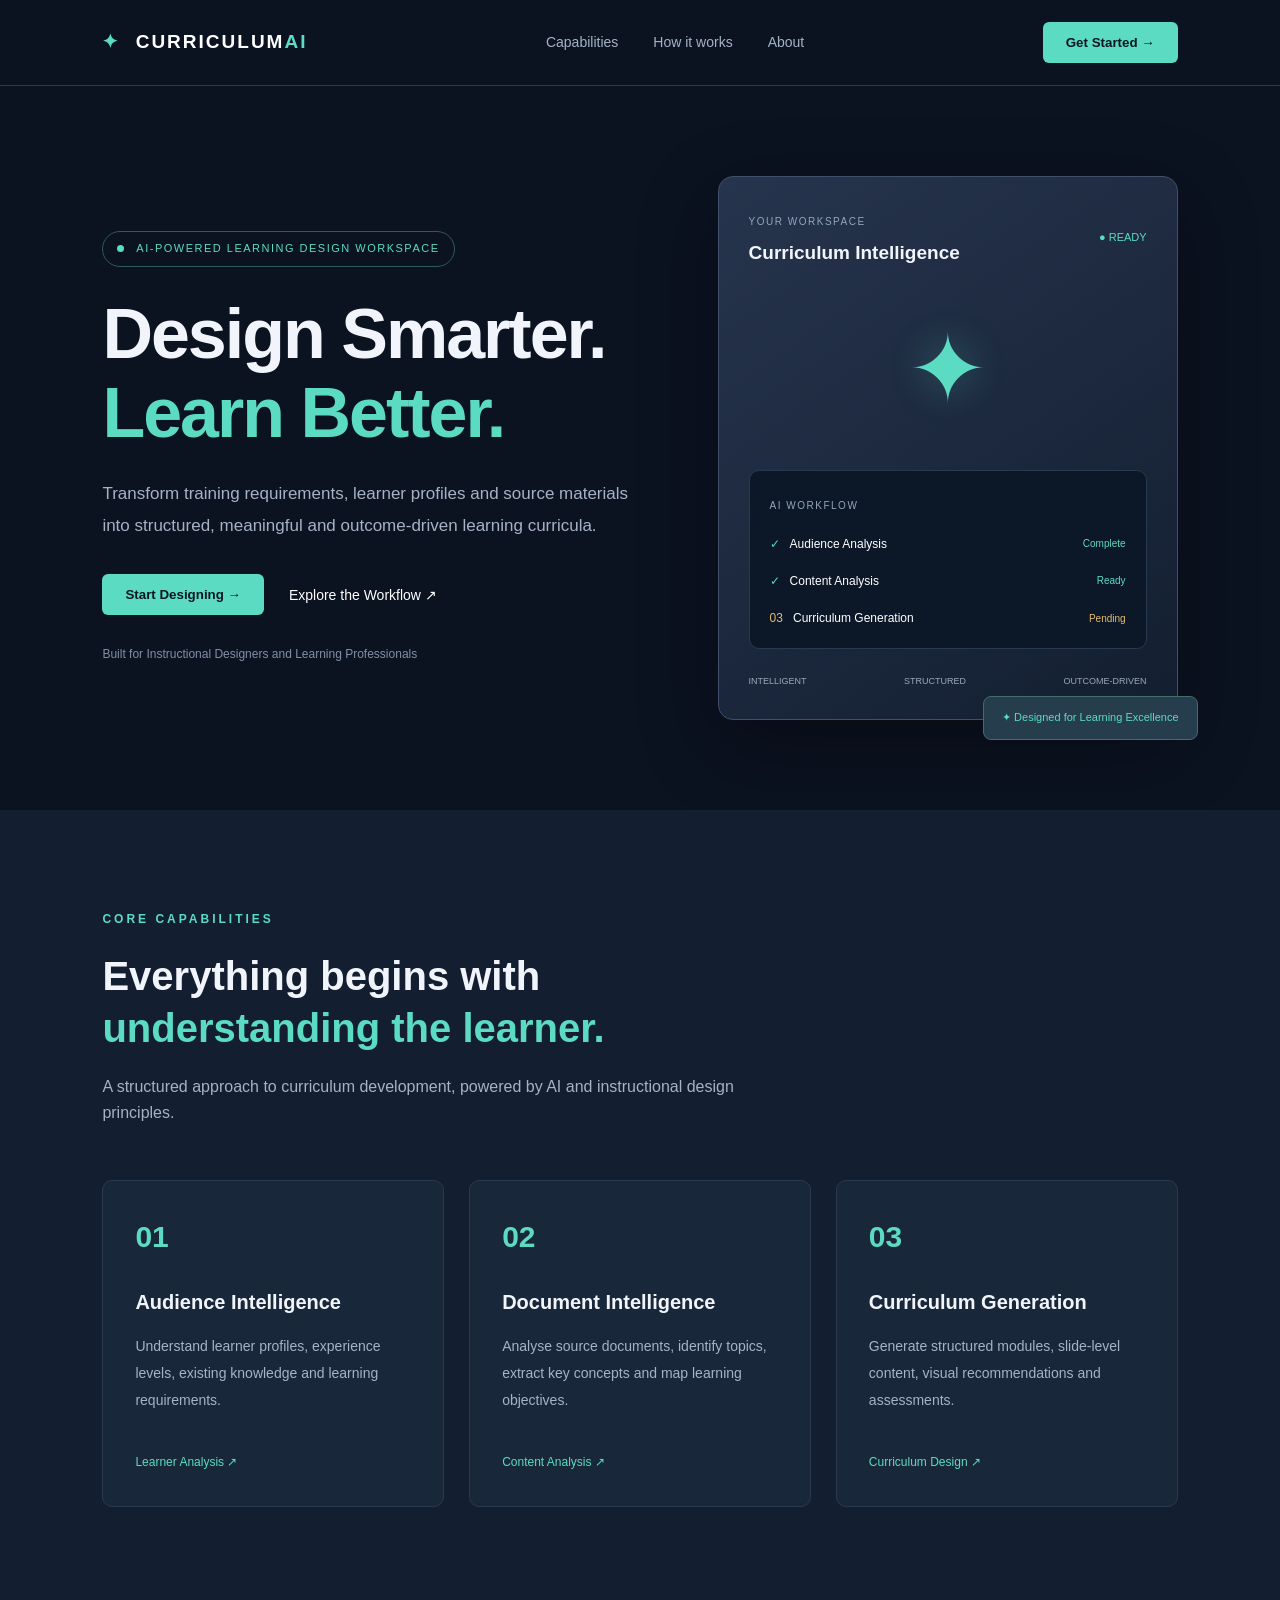
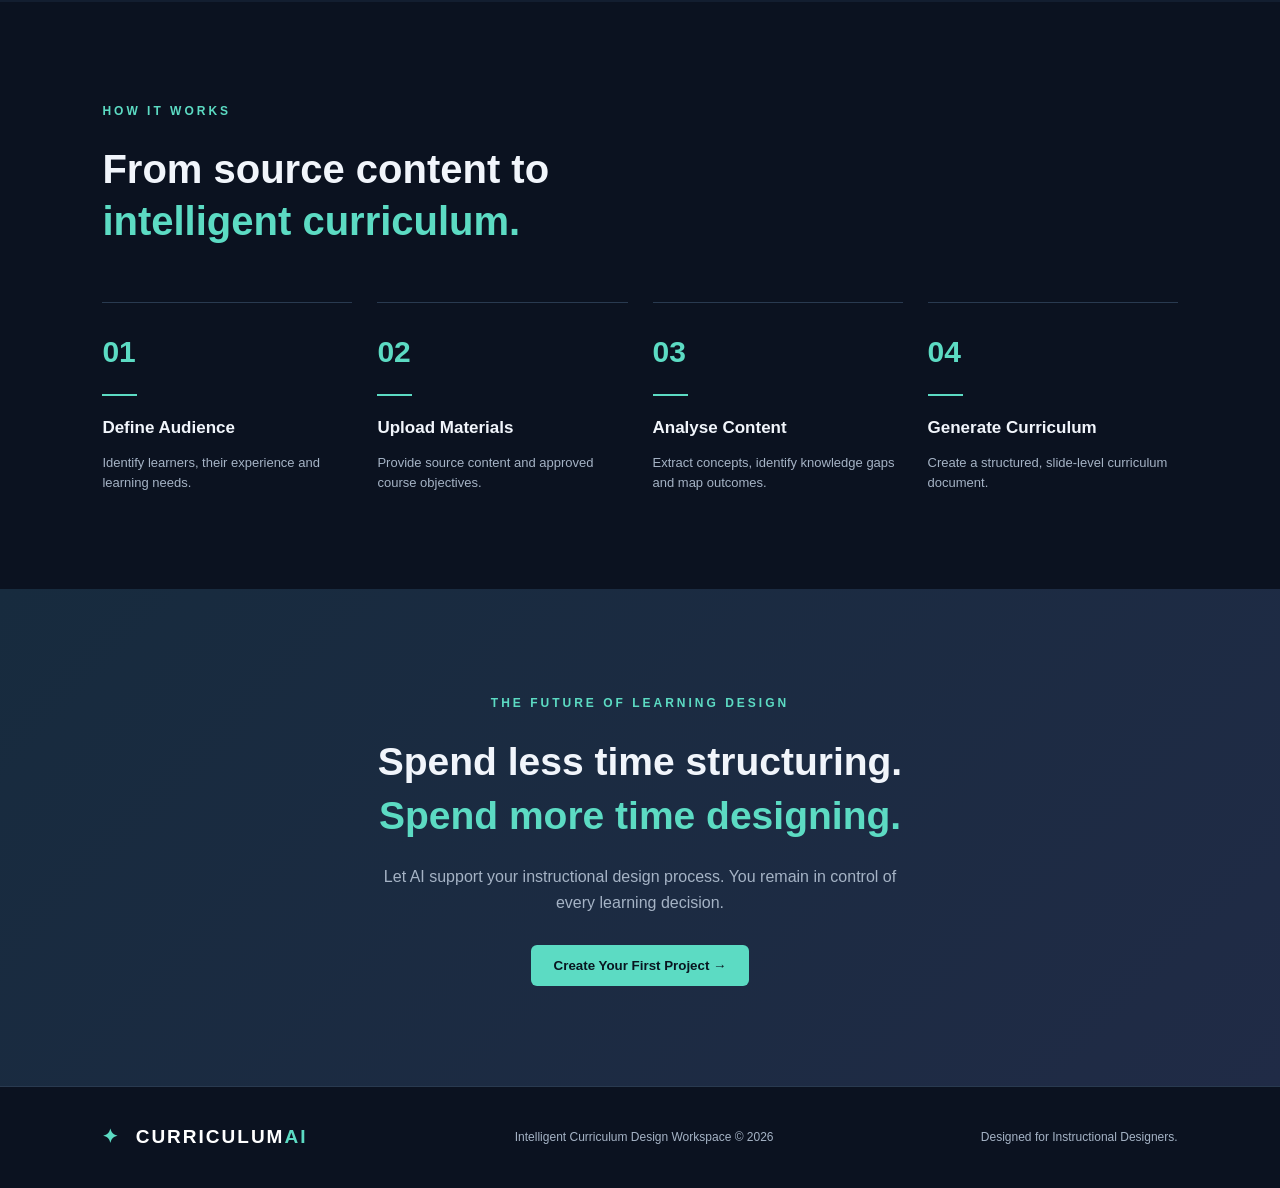
<file: index.html>
<!DOCTYPE html>
<html lang="en">
<head>
    <meta charset="UTF-8">
    <meta name="viewport" content="width=device-width, initial-scale=1.0">
    <meta name="description" content="AI-powered curriculum design workspace for instructional designers.">
    <title>Curriculum AI | Intelligent Learning Design</title>
    <link rel="stylesheet" href="style.css">
</head>

<body>

    <!-- Navigation -->
    <header class="navbar">
        <a href="#" class="logo">
            <span class="logo-icon">✦</span>
            CURRICULUM<span>AI</span>
        </a>

        <nav class="nav-links">
            <a href="#features">Capabilities</a>
            <a href="#workflow">How it works</a>
            <a href="#about">About</a>
        </nav>

        <button class="nav-button" onclick="startProject()">
            Get Started <span>→</span>
        </button>
    </header>

    <main>

        <!-- Hero Section -->
        <section class="hero">

            <div class="hero-content">

                <div class="badge">
                    <span class="pulse"></span>
                    AI-POWERED LEARNING DESIGN WORKSPACE
                </div>

                <h1>
                    Design Smarter.<br>
                    <span>Learn Better.</span>
                </h1>

                <p class="hero-description">
                    Transform training requirements, learner profiles
                    and source materials into structured, meaningful
                    and outcome-driven learning curricula.
                </p>

                <div class="hero-buttons">
                    <button class="primary-button" onclick="startProject()">
                        Start Designing <span>→</span>
                    </button>

                    <a href="#workflow" class="secondary-button">
                        Explore the Workflow ↗
                    </a>
                </div>

                <div class="hero-note">
                    Built for Instructional Designers and Learning Professionals
                </div>

            </div>

            <!-- Product Preview -->
            <div class="hero-visual">

                <div class="visual-card">

                    <div class="visual-header">
                        <div>
                            <span class="small-label">YOUR WORKSPACE</span>
                            <h3>Curriculum Intelligence</h3>
                        </div>
                        <span class="status">● READY</span>
                    </div>

                    <div class="ai-symbol">✦</div>

                    <div class="analysis-box">
                        <span class="small-label">AI WORKFLOW</span>

                        <div class="workflow-item">
                            <span class="check">✓</span>
                            Audience Analysis
                            <span class="completed">Complete</span>
                        </div>

                        <div class="workflow-item">
                            <span class="check">✓</span>
                            Content Analysis
                            <span class="completed">Ready</span>
                        </div>

                        <div class="workflow-item">
                            <span class="pending">03</span>
                            Curriculum Generation
                            <span class="waiting">Pending</span>
                        </div>
                    </div>

                    <div class="visual-footer">
                        <span>INTELLIGENT</span>
                        <span>STRUCTURED</span>
                        <span>OUTCOME-DRIVEN</span>
                    </div>

                </div>

                <div class="floating-tag">
                    ✦ Designed for Learning Excellence
                </div>

            </div>

        </section>

        <!-- Capabilities -->
        <section class="features section" id="features">

            <div class="section-heading">
                <span class="eyebrow">CORE CAPABILITIES</span>
                <h2>Everything begins with<br>
                    <span>understanding the learner.</span>
                </h2>
                <p>
                    A structured approach to curriculum development,
                    powered by AI and instructional design principles.
                </p>
            </div>

            <div class="feature-grid">

                <article class="feature-card">
                    <div class="feature-icon">01</div>
                    <h3>Audience Intelligence</h3>
                    <p>
                        Understand learner profiles, experience levels,
                        existing knowledge and learning requirements.
                    </p>
                    <span class="card-link">Learner Analysis ↗</span>
                </article>

                <article class="feature-card">
                    <div class="feature-icon">02</div>
                    <h3>Document Intelligence</h3>
                    <p>
                        Analyse source documents, identify topics,
                        extract key concepts and map learning objectives.
                    </p>
                    <span class="card-link">Content Analysis ↗</span>
                </article>

                <article class="feature-card">
                    <div class="feature-icon">03</div>
                    <h3>Curriculum Generation</h3>
                    <p>
                        Generate structured modules, slide-level content,
                        visual recommendations and assessments.
                    </p>
                    <span class="card-link">Curriculum Design ↗</span>
                </article>

            </div>

        </section>

        <!-- Workflow -->
        <section class="workflow-section section" id="workflow">

            <div class="section-heading">
                <span class="eyebrow">HOW IT WORKS</span>
                <h2>From source content to<br>
                    <span>intelligent curriculum.</span>
                </h2>
            </div>

            <div class="workflow-grid">

                <div class="step">
                    <span class="step-number">01</span>
                    <div class="step-line"></div>
                    <h3>Define Audience</h3>
                    <p>Identify learners, their experience and learning needs.</p>
                </div>

                <div class="step">
                    <span class="step-number">02</span>
                    <div class="step-line"></div>
                    <h3>Upload Materials</h3>
                    <p>Provide source content and approved course objectives.</p>
                </div>

                <div class="step">
                    <span class="step-number">03</span>
                    <div class="step-line"></div>
                    <h3>Analyse Content</h3>
                    <p>Extract concepts, identify knowledge gaps and map outcomes.</p>
                </div>

                <div class="step">
                    <span class="step-number">04</span>
                    <div class="step-line"></div>
                    <h3>Generate Curriculum</h3>
                    <p>Create a structured, slide-level curriculum document.</p>
                </div>

            </div>

        </section>

        <!-- About / CTA -->
        <section class="cta-section" id="about">

            <span class="eyebrow">THE FUTURE OF LEARNING DESIGN</span>

            <h2>Spend less time structuring.<br>
                <span>Spend more time designing.</span>
            </h2>

            <p>
                Let AI support your instructional design process.
                You remain in control of every learning decision.
            </p>

            <button class="primary-button" onclick="startProject()">
                Create Your First Project →
            </button>

        </section>

    </main>

    <!-- Footer -->
    <footer>
        <a href="#" class="logo">
            <span class="logo-icon">✦</span>
            CURRICULUM<span>AI</span>
        </a>

        <p>Intelligent Curriculum Design Workspace © 2026</p>
        <p>Designed for Instructional Designers.</p>
    </footer>

    <script src="script.js"></script>

</body>
</html>
</file>
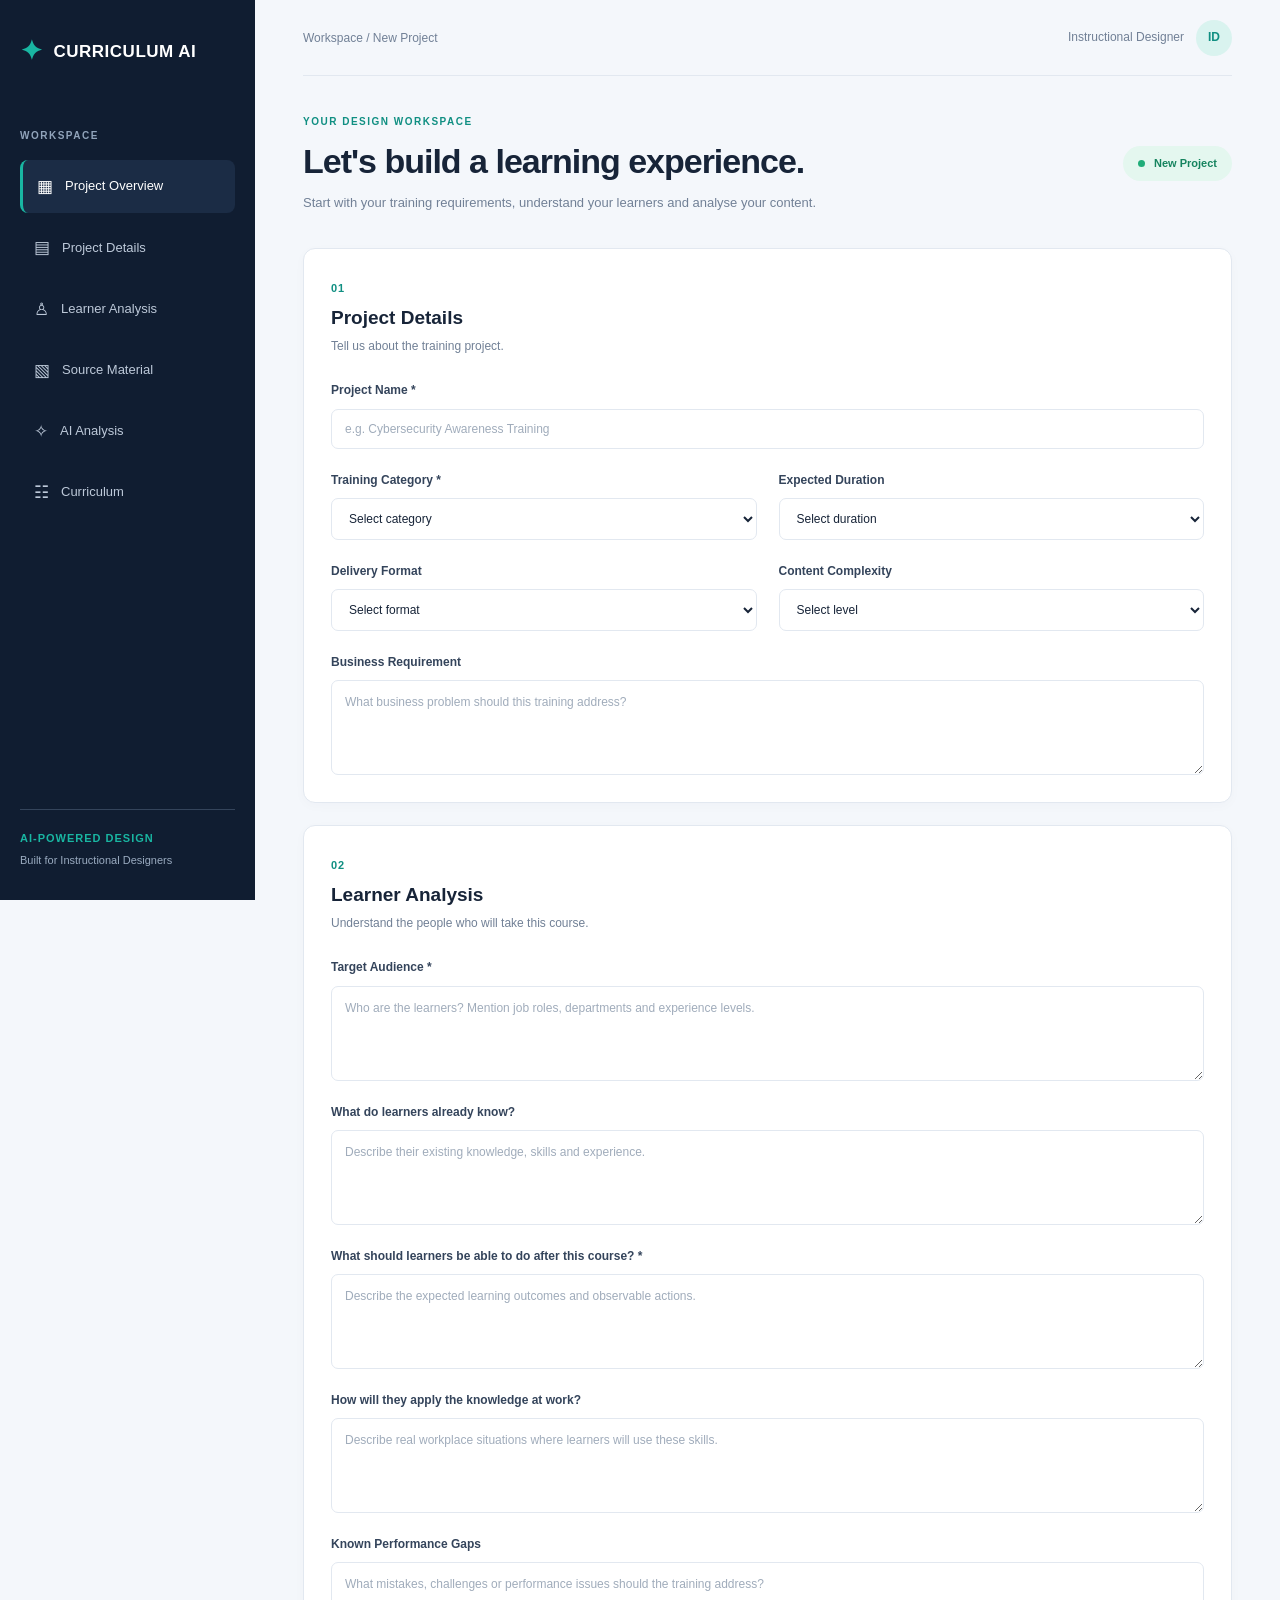
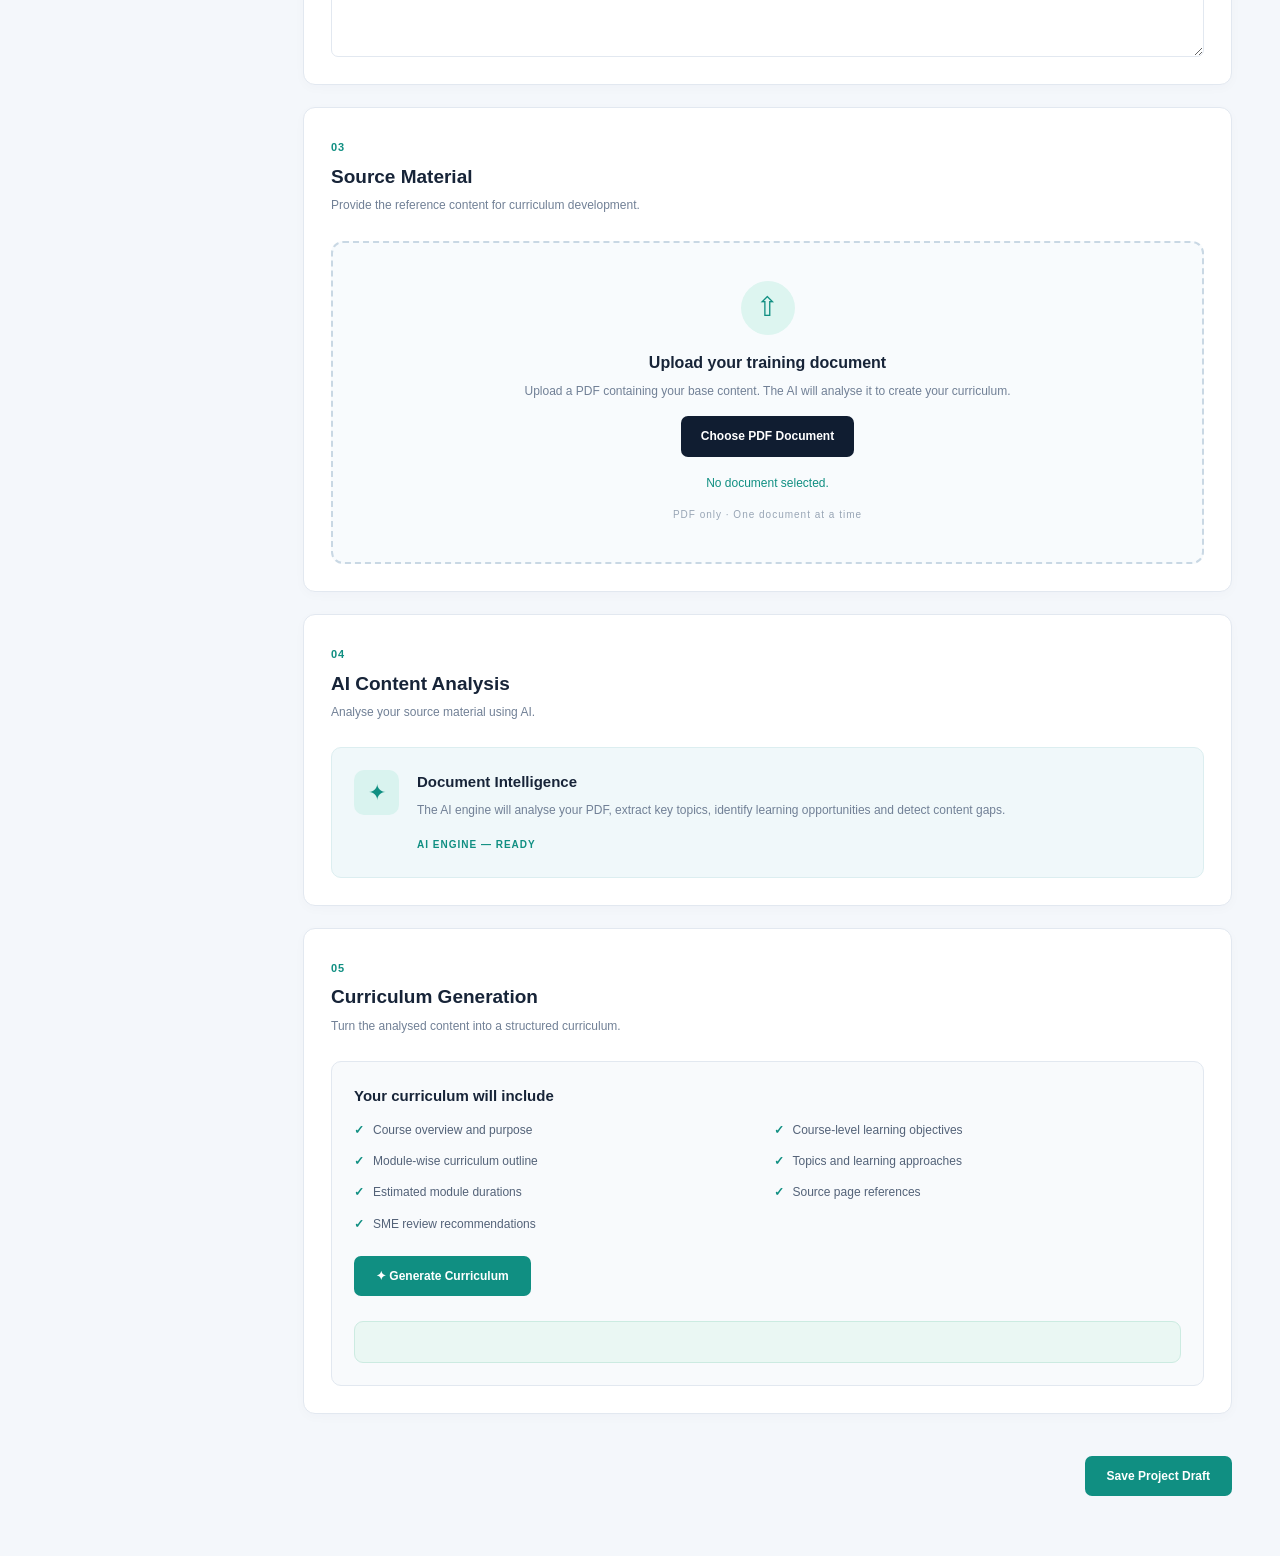
<file: project.html>
<!DOCTYPE html>
<html lang="en">

<head>
    <meta charset="UTF-8">
    <meta name="viewport" content="width=device-width, initial-scale=1.0">

    <title>Curriculum AI | Project Workspace</title>

    <link rel="stylesheet" href="project.css">
</head>

<body>

    <!-- Main application layout -->
    <div class="app-container">

        <!-- Sidebar navigation -->
        <aside class="sidebar">

            <div class="brand">
                <span class="brand-icon">✦</span>
                <span>CURRICULUM AI</span>
            </div>

            <p class="sidebar-label">WORKSPACE</p>

            <nav class="navigation">
                <a href="#" class="nav-link active">
                    <span>▦</span> Project Overview
                </a>

                <a href="#project-details" class="nav-link">
                    <span>▤</span> Project Details
                </a>

                <a href="#learner-analysis" class="nav-link">
                    <span>♙</span> Learner Analysis
                </a>

                <a href="#source-material" class="nav-link">
                    <span>▧</span> Source Material
                </a>

                <a href="#analysis" class="nav-link">
                    <span>✧</span> AI Analysis
                </a>

                <a href="#curriculum" class="nav-link">
                    <span>☷</span> Curriculum
                </a>
            </nav>

            <div class="sidebar-bottom">
                <p>AI-POWERED DESIGN</p>
                <span>Built for Instructional Designers</span>
            </div>

        </aside>

        <!-- Main dashboard content -->
        <main class="main-content">

            <header class="topbar">
                <div>
                    <span class="breadcrumb">Workspace / New Project</span>
                </div>

                <div class="profile">
                    <span>Instructional Designer</span>
                    <div class="avatar">ID</div>
                </div>
            </header>

            <!-- Dashboard heading -->
            <section class="welcome-section">

                <div>
                    <p class="eyebrow">YOUR DESIGN WORKSPACE</p>

                    <h1>Let's build a learning experience.</h1>

                    <p class="subtitle">
                        Start with your training requirements,
                        understand your learners and analyse your content.
                    </p>
                </div>

                <div class="project-status">
                    <span class="status-dot"></span>
                    New Project
                </div>

            </section>

            <!-- Project information -->
            <section class="dashboard-section" id="project-details">

                <div class="section-heading">
                    <div>
                        <span class="section-number">01</span>
                        <h2>Project Details</h2>
                        <p>Tell us about the training project.</p>
                    </div>
                </div>

                <div class="form-grid">

                    <div class="form-group full-width">
                        <label for="projectName">Project Name *</label>
                        <input
                            type="text"
                            id="projectName"
                            placeholder="e.g. Cybersecurity Awareness Training"
                            required>
                    </div>

                    <div class="form-group">
                        <label for="courseType">Training Category *</label>

                        <select id="courseType">
                            <option value="">Select category</option>
                            <option>Technical Training</option>
                            <option>Product Training</option>
                            <option>Compliance Training</option>
                            <option>Soft Skills</option>
                            <option>Process Training</option>
                            <option>Leadership Development</option>
                            <option>Other</option>
                        </select>
                    </div>

                    <div class="form-group">
                        <label for="duration">Expected Duration</label>

                        <select id="duration">
                            <option value="">Select duration</option>
                            <option>15–30 minutes</option>
                            <option>30–60 minutes</option>
                            <option>1–2 hours</option>
                            <option>3–4 hours</option>
                            <option>More than 4 hours</option>
                        </select>
                    </div>

                    <div class="form-group">
                        <label for="delivery">Delivery Format</label>

                        <select id="delivery">
                            <option value="">Select format</option>
                            <option>Self-paced eLearning</option>
                            <option>Instructor-led Training</option>
                            <option>Blended Learning</option>
                            <option>Microlearning</option>
                            <option>Video-based Learning</option>
                        </select>
                    </div>

                    <div class="form-group">
                        <label for="difficulty">Content Complexity</label>

                        <select id="difficulty">
                            <option value="">Select level</option>
                            <option>Beginner</option>
                            <option>Intermediate</option>
                            <option>Advanced</option>
                            <option>Mixed Levels</option>
                        </select>
                    </div>

                    <div class="form-group full-width">
                        <label for="businessNeed">Business Requirement</label>

                        <textarea
                            id="businessNeed"
                            placeholder="What business problem should this training address?"></textarea>
                    </div>

                </div>
            </section>

            <!-- Learner analysis -->
            <section class="dashboard-section" id="learner-analysis">

                <div class="section-heading">
                    <div>
                        <span class="section-number">02</span>
                        <h2>Learner Analysis</h2>
                        <p>Understand the people who will take this course.</p>
                    </div>
                </div>

                <div class="form-grid">

                    <div class="form-group full-width">
                        <label for="targetAudience">Target Audience *</label>

                        <textarea
                            id="targetAudience"
                            placeholder="Who are the learners? Mention job roles, departments and experience levels."></textarea>
                    </div>

                    <div class="form-group full-width">
                        <label for="existingKnowledge">
                            What do learners already know?
                        </label>

                        <textarea
                            id="existingKnowledge"
                            placeholder="Describe their existing knowledge, skills and experience."></textarea>
                    </div>

                    <div class="form-group full-width">
                        <label for="learningOutcomes">
                            What should learners be able to do after this course? *
                        </label>

                        <textarea
                            id="learningOutcomes"
                            placeholder="Describe the expected learning outcomes and observable actions."></textarea>
                    </div>

                    <div class="form-group full-width">
                        <label for="workplaceApplication">
                            How will they apply the knowledge at work?
                        </label>

                        <textarea
                            id="workplaceApplication"
                            placeholder="Describe real workplace situations where learners will use these skills."></textarea>
                    </div>

                    <div class="form-group full-width">
                        <label for="performanceGap">Known Performance Gaps</label>

                        <textarea
                            id="performanceGap"
                            placeholder="What mistakes, challenges or performance issues should the training address?"></textarea>
                    </div>

                </div>
            </section>

            <!-- Source document upload -->
            <section class="dashboard-section" id="source-material">

                <div class="section-heading">
                    <div>
                        <span class="section-number">03</span>
                        <h2>Source Material</h2>
                        <p>Provide the reference content for curriculum development.</p>
                    </div>
                </div>

                <div class="upload-area">

                    <div class="upload-icon">⇧</div>

                    <h3>Upload your training document</h3>

                    <p>
                        Upload a PDF containing your base content.
                        The AI will analyse it to create your curriculum.
                    </p>

                    <input
                        type="file"
                        id="sourceFiles"
                        accept=".pdf,application/pdf">

                    <label for="sourceFiles" class="upload-button">
                        Choose PDF Document
                    </label>

                    <p id="fileList" class="file-list">
                        No document selected.
                    </p>

                    <span class="file-hint">
                        PDF only · One document at a time
                    </span>

                </div>

            </section>

            <!-- AI analysis -->
            <section class="dashboard-section" id="analysis">

                <div class="section-heading">
                    <div>
                        <span class="section-number">04</span>
                        <h2>AI Content Analysis</h2>
                        <p>Analyse your source material using AI.</p>
                    </div>
                </div>

                <div class="analysis-card">

                    <div class="analysis-icon">✦</div>

                    <div>
                        <h3>Document Intelligence</h3>

                        <p>
                            The AI engine will analyse your PDF, extract
                            key topics, identify learning opportunities
                            and detect content gaps.
                        </p>

                        <span class="coming-soon">
                            AI ENGINE — READY
                        </span>
                    </div>

                </div>

            </section>

            <!-- Curriculum generation -->
            <section class="dashboard-section" id="curriculum">

                <div class="section-heading">
                    <div>
                        <span class="section-number">05</span>
                        <h2>Curriculum Generation</h2>
                        <p>Turn the analysed content into a structured curriculum.</p>
                    </div>
                </div>

                <div class="curriculum-card">

                    <h3>Your curriculum will include</h3>

                    <ul>
                        <li>Course overview and purpose</li>
                        <li>Course-level learning objectives</li>
                        <li>Module-wise curriculum outline</li>
                        <li>Topics and learning approaches</li>
                        <li>Estimated module durations</li>
                        <li>Source page references</li>
                        <li>SME review recommendations</li>
                    </ul>

                    <button type="button" id="generateButton">
                        ✦ Generate Curriculum
                    </button>

                    <p id="generationStatus" class="file-list">
                        Upload a PDF to begin curriculum generation.
                    </p>

                    <!-- Generated curriculum preview -->
                    <div id="curriculumResults"></div>

                    <!-- Excel download link -->
                    <div id="downloadSection"></div>

                </div>

            </section>

            <!-- Save project -->
            <footer class="dashboard-footer">

                <p id="saveStatus">
                    Your project information is ready to be saved.
                </p>

                <button type="button" id="saveButton">
                    Save Project Draft
                </button>

            </footer>

        </main>

    </div>

    <!-- Connect JavaScript -->
    <script src="project.js"></script>

</body>
</html>
</file>
<file: style.css>
:root {
    --background: #0b1220;
    --surface: #131e30;
    --card: #19273b;
    --border: #293a50;
    --primary: #5cdbc3;
    --text: #f1f5fb;
    --muted: #a5b3c5;
}

* {
    margin: 0;
    padding: 0;
    box-sizing: border-box;
}

html {
    scroll-behavior: smooth;
}

body {
    background: var(--background);
    color: var(--text);
    font-family: Arial, sans-serif;
    line-height: 1.6;
}

button {
    cursor: pointer;
    font-family: inherit;
    transition: 0.3s ease;
}

a {
    text-decoration: none;
}

/* NAVIGATION */

.navbar {
    display: flex;
    justify-content: space-between;
    align-items: center;
    padding: 22px 8%;
    border-bottom: 1px solid var(--border);
}

.logo {
    font-size: 19px;
    font-weight: 800;
    letter-spacing: 2px;
    color: white;
}

.logo span:last-child {
    color: var(--primary);
}

.logo-icon {
    color: var(--primary);
    margin-right: 8px;
}

.nav-links {
    display: flex;
    gap: 35px;
}

.nav-links a {
    color: var(--muted);
    font-size: 14px;
    transition: 0.3s;
}

.nav-links a:hover {
    color: var(--primary);
}

.nav-button,
.primary-button {
    background: var(--primary);
    color: #091620;
    border: none;
    padding: 13px 23px;
    border-radius: 6px;
    font-weight: bold;
}

.nav-button:hover,
.primary-button:hover {
    background: #9aefdd;
    transform: translateY(-2px);
}

/* HERO */

.hero {
    min-height: 620px;
    padding: 90px 8%;
    display: flex;
    align-items: center;
    justify-content: space-between;
    gap: 65px;
    overflow: hidden;
}

.hero-content {
    flex: 1;
    max-width: 600px;
}

.badge {
    display: inline-block;
    border: 1px solid #315b59;
    padding: 8px 14px;
    border-radius: 30px;
    color: var(--primary);
    font-size: 11px;
    letter-spacing: 1.5px;
    margin-bottom: 28px;
}

.pulse {
    display: inline-block;
    width: 7px;
    height: 7px;
    background: var(--primary);
    border-radius: 50%;
    margin-right: 8px;
}

.hero h1 {
    font-size: clamp(45px, 6vw, 70px);
    line-height: 1.13;
    margin-bottom: 25px;
    letter-spacing: -2px;
}

.hero h1 span,
.section-heading h2 span,
.cta-section h2 span {
    color: var(--primary);
}

.hero-description {
    font-size: 17px;
    color: var(--muted);
    line-height: 1.9;
    max-width: 530px;
    margin-bottom: 32px;
}

.hero-buttons {
    display: flex;
    align-items: center;
    gap: 25px;
    flex-wrap: wrap;
}

.secondary-button {
    color: white;
    font-size: 14px;
}

.hero-note {
    color: #8191a5;
    font-size: 12px;
    margin-top: 30px;
}

/* PRODUCT PREVIEW */

.hero-visual {
    flex: 1;
    max-width: 460px;
    position: relative;
}

.visual-card {
    background: linear-gradient(145deg, #26344d, #131e30);
    border: 1px solid #40506b;
    padding: 30px;
    border-radius: 15px;
    box-shadow: 0 25px 80px #0005;
}

.visual-header {
    display: flex;
    justify-content: space-between;
    align-items: center;
}

.small-label {
    color: #93a7ba;
    font-size: 10px;
    letter-spacing: 1.5px;
}

.visual-header h3 {
    font-size: 19px;
    margin-top: 5px;
}

.status {
    color: var(--primary);
    font-size: 11px;
}

.ai-symbol {
    text-align: center;
    font-size: 95px;
    color: var(--primary);
    margin: 25px 0;
    text-shadow: 0 0 40px #5cdbc355;
}

.analysis-box {
    background: #0c1728;
    border: 1px solid var(--border);
    padding: 20px;
    border-radius: 10px;
}

.workflow-item {
    display: flex;
    align-items: center;
    gap: 10px;
    font-size: 12px;
    padding-top: 18px;
    color: white;
}

.check {
    color: var(--primary);
}

.pending {
    color: #e7bd70;
}

.completed,
.waiting {
    margin-left: auto;
    color: var(--primary);
    font-size: 10px;
}

.waiting {
    color: #e7bd70;
}

.visual-footer {
    display: flex;
    justify-content: space-between;
    font-size: 9px;
    color: #9aaabc;
    margin-top: 25px;
}

.floating-tag {
    position: absolute;
    right: -20px;
    bottom: -20px;
    background: #253d4c;
    color: var(--primary);
    padding: 12px 18px;
    border-radius: 8px;
    font-size: 11px;
    border: 1px solid #426b6b;
}

/* GENERAL SECTIONS */

.section {
    padding: 95px 8%;
}

.section-heading {
    max-width: 650px;
    margin-bottom: 55px;
}

.eyebrow {
    color: var(--primary);
    font-size: 12px;
    letter-spacing: 3px;
    font-weight: bold;
}

.section-heading h2 {
    font-size: 40px;
    line-height: 1.3;
    margin: 20px 0;
}

.section-heading p {
    color: var(--muted);
}

/* FEATURES */

.features {
    background: var(--surface);
}

.feature-grid {
    display: grid;
    grid-template-columns: repeat(3, 1fr);
    gap: 25px;
}

.feature-card {
    padding: 32px;
    background: var(--card);
    border: 1px solid var(--border);
    border-radius: 10px;
    transition: 0.3s;
}

.feature-card:hover {
    transform: translateY(-6px);
    border-color: var(--primary);
}

.feature-icon {
    color: var(--primary);
    font-size: 30px;
    margin-bottom: 25px;
    font-weight: bold;
}

.feature-card h3 {
    font-size: 20px;
    margin-bottom: 15px;
}

.feature-card p {
    color: var(--muted);
    font-size: 14px;
    line-height: 1.9;
    min-height: 100px;
}

.card-link {
    display: inline-block;
    color: var(--primary);
    font-size: 12px;
    margin-top: 20px;
}

/* WORKFLOW */

.workflow-section {
    background: var(--background);
}

.workflow-grid {
    display: grid;
    grid-template-columns: repeat(4, 1fr);
    gap: 25px;
}

.step {
    border-top: 1px solid var(--border);
    padding-top: 25px;
}

.step-number {
    font-size: 30px;
    color: var(--primary);
    font-weight: bold;
}

.step-line {
    width: 35px;
    height: 2px;
    background: var(--primary);
    margin: 18px 0;
}

.step h3 {
    font-size: 17px;
    margin-bottom: 12px;
}

.step p {
    color: var(--muted);
    font-size: 13px;
}

/* CALL TO ACTION */

.cta-section {
    text-align: center;
    padding: 100px 20px;
    background: linear-gradient(135deg, #172b3e, #202b46);
}

.cta-section h2 {
    font-size: 39px;
    line-height: 1.4;
    margin: 20px 0;
}

.cta-section p {
    color: var(--muted);
    margin: 20px auto 30px;
    max-width: 550px;
}

/* FOOTER */

footer {
    padding: 35px 8%;
    display: flex;
    justify-content: space-between;
    align-items: center;
    gap: 20px;
    border-top: 1px solid var(--border);
    color: var(--muted);
    font-size: 12px;
}

/* RESPONSIVE DESIGN */

@media (max-width: 900px) {

    .hero {
        flex-direction: column;
        align-items: flex-start;
    }

    .hero-visual {
        width: 100%;
        max-width: 550px;
    }

    .feature-grid {
        grid-template-columns: 1fr;
    }

    .workflow-grid {
        grid-template-columns: repeat(2, 1fr);
    }

}

@media (max-width: 600px) {

    .navbar {
        padding: 18px 5%;
    }

    .nav-links {
        display: none;
    }

    .hero {
        padding: 65px 6%;
    }

    .hero h1 {
        font-size: 45px;
    }

    .section {
        padding: 70px 6%;
    }

    .section-heading h2,
    .cta-section h2 {
        font-size: 30px;
    }

    .workflow-grid {
        grid-template-columns: 1fr;
    }

    .floating-tag {
        right: 0;
    }

    footer {
        flex-direction: column;
        text-align: center;
    }

}
</file>
<file: project.css>
/* =========================================
   CURRICULUM AI - PROJECT WORKSPACE
   Main visual design
========================================= */


/* 1. Global settings */

* {
    margin: 0;
    padding: 0;
    box-sizing: border-box;
}

:root {
    --navy: #101d31;
    --navy-light: #1b2c45;
    --teal: #19b6a2;
    --teal-dark: #108f82;
    --background: #f4f7fb;
    --white: #ffffff;
    --text: #172438;
    --muted: #718096;
    --border: #e2e8f0;
    --success: #15966f;
}

html {
    scroll-behavior: smooth;
}

body {
    font-family: Arial, Helvetica, sans-serif;
    background: var(--background);
    color: var(--text);
    font-size: 14px;
    line-height: 1.6;
}


/* 2. Main application layout */

.app-container {
    display: flex;
    min-height: 100vh;
}


/* 3. Sidebar */

.sidebar {
    width: 255px;
    background: var(--navy);
    color: var(--white);
    padding: 30px 20px;
    display: flex;
    flex-direction: column;
    flex-shrink: 0;
    position: sticky;
    top: 0;
    height: 100vh;
}

.brand {
    display: flex;
    align-items: center;
    gap: 10px;
    font-size: 17px;
    font-weight: bold;
    letter-spacing: 0.5px;
    margin-bottom: 55px;
}

.brand-icon {
    color: var(--teal);
    font-size: 27px;
}

.sidebar-label {
    font-size: 10px;
    color: #91a4bb;
    letter-spacing: 1.5px;
    font-weight: bold;
    margin-bottom: 16px;
}

.navigation {
    display: flex;
    flex-direction: column;
    gap: 8px;
}

.nav-link {
    display: flex;
    align-items: center;
    gap: 12px;
    padding: 13px 14px;
    text-decoration: none;
    color: #bdc9d9;
    border-radius: 8px;
    transition: 0.2s ease;
    font-size: 13px;
}

.nav-link:hover,
.nav-link.active {
    background: var(--navy-light);
    color: var(--white);
}

.nav-link.active {
    border-left: 3px solid var(--teal);
}

.nav-link span {
    font-size: 17px;
}

.sidebar-bottom {
    margin-top: auto;
    border-top: 1px solid #34445b;
    padding-top: 20px;
    color: #9aabc0;
    font-size: 11px;
}

.sidebar-bottom p {
    color: var(--teal);
    font-weight: bold;
    letter-spacing: 1px;
    margin-bottom: 5px;
}


/* 4. Main content area */

.main-content {
    flex: 1;
    min-width: 0;
    padding: 0 48px 40px;
}


/* 5. Top navigation bar */

.topbar {
    height: 76px;
    display: flex;
    align-items: center;
    justify-content: space-between;
    border-bottom: 1px solid var(--border);
    margin-bottom: 38px;
}

.breadcrumb {
    color: var(--muted);
    font-size: 12px;
}

.profile {
    display: flex;
    align-items: center;
    gap: 12px;
    font-size: 12px;
    color: var(--muted);
}

.avatar {
    width: 36px;
    height: 36px;
    border-radius: 50%;
    background: #d9f3ef;
    color: var(--teal-dark);
    display: flex;
    align-items: center;
    justify-content: center;
    font-weight: bold;
}


/* 6. Welcome section */

.welcome-section {
    display: flex;
    justify-content: space-between;
    align-items: center;
    gap: 20px;
    margin-bottom: 35px;
}

.eyebrow {
    color: var(--teal-dark);
    font-weight: bold;
    letter-spacing: 1.5px;
    font-size: 10px;
    margin-bottom: 10px;
}

.welcome-section h1 {
    font-size: clamp(25px, 3vw, 34px);
    line-height: 1.25;
    letter-spacing: -1px;
    margin-bottom: 10px;
}

.subtitle {
    color: var(--muted);
    max-width: 650px;
    font-size: 13px;
}

.project-status {
    background: #e4f7ef;
    color: #16845f;
    padding: 9px 15px;
    border-radius: 30px;
    font-size: 11px;
    font-weight: bold;
    white-space: nowrap;
}

.status-dot {
    display: inline-block;
    width: 7px;
    height: 7px;
    background: #20ad79;
    border-radius: 50%;
    margin-right: 6px;
}


/* 7. Dashboard sections */

.dashboard-section {
    background: var(--white);
    border: 1px solid var(--border);
    border-radius: 12px;
    padding: 27px;
    margin-bottom: 22px;
    box-shadow: 0 3px 12px rgba(20, 40, 70, 0.025);
    scroll-margin-top: 25px;
}

.section-heading {
    display: flex;
    align-items: center;
    margin-bottom: 25px;
}

.section-number {
    display: inline-block;
    color: var(--teal-dark);
    font-size: 11px;
    font-weight: bold;
    letter-spacing: 1px;
    margin-bottom: 5px;
}

.section-heading h2 {
    font-size: 19px;
    margin-bottom: 4px;
}

.section-heading p {
    font-size: 12px;
    color: var(--muted);
}


/* 8. Form layout */

.form-grid {
    display: grid;
    grid-template-columns: repeat(2, minmax(0, 1fr));
    gap: 22px;
}

.form-group {
    display: flex;
    flex-direction: column;
    gap: 8px;
    min-width: 0;
}

.full-width {
    grid-column: 1 / -1;
}

.form-group label {
    font-size: 12px;
    font-weight: bold;
    color: #34445b;
}

input,
select,
textarea {
    width: 100%;
    border: 1px solid var(--border);
    border-radius: 7px;
    padding: 12px 13px;
    font-family: inherit;
    font-size: 12px;
    color: var(--text);
    background: #ffffff;
    outline: none;
    transition: 0.2s ease;
}

input:focus,
select:focus,
textarea:focus {
    border-color: var(--teal);
    box-shadow: 0 0 0 3px rgba(25, 182, 162, 0.10);
}

input::placeholder,
textarea::placeholder {
    color: #a0acbb;
}

textarea {
    min-height: 95px;
    resize: vertical;
    line-height: 1.6;
}


/* 9. Document upload area */

.upload-area {
    border: 2px dashed #c9d8e4;
    border-radius: 12px;
    background: #f8fbfd;
    text-align: center;
    padding: 38px 20px;
    transition: 0.2s ease;
}

.upload-area:hover {
    border-color: var(--teal);
    background: #f2fbf9;
}

.upload-icon {
    width: 54px;
    height: 54px;
    margin: 0 auto 15px;
    display: flex;
    align-items: center;
    justify-content: center;
    border-radius: 50%;
    background: #ddf5f0;
    color: var(--teal-dark);
    font-size: 27px;
}

.upload-area h3 {
    font-size: 16px;
    margin-bottom: 7px;
}

.upload-area p {
    color: var(--muted);
    font-size: 12px;
    margin-bottom: 15px;
}

#sourceFiles {
    display: none;
}

.upload-button {
    display: inline-block;
    background: var(--navy);
    color: var(--white);
    padding: 11px 20px;
    border-radius: 7px;
    font-size: 12px;
    font-weight: bold;
    cursor: pointer;
    transition: 0.2s ease;
}

.upload-button:hover {
    background: var(--navy-light);
}

.upload-area .file-list {
    color: var(--teal-dark);
    margin-top: 17px;
    margin-bottom: 8px;
    overflow-wrap: anywhere;
}

.file-hint {
    color: #98a5b5;
    font-size: 10px;
    letter-spacing: 1px;
}


/* 10. AI analysis card */

.analysis-card {
    display: flex;
    align-items: flex-start;
    gap: 18px;
    padding: 22px;
    background: #f0f8fa;
    border: 1px solid #dceef0;
    border-radius: 10px;
}

.analysis-icon {
    width: 45px;
    height: 45px;
    flex-shrink: 0;
    display: flex;
    align-items: center;
    justify-content: center;
    background: #d9f3ef;
    color: var(--teal-dark);
    border-radius: 10px;
    font-size: 22px;
}

.analysis-card h3 {
    font-size: 15px;
    margin-bottom: 7px;
}

.analysis-card p {
    color: var(--muted);
    font-size: 12px;
    margin-bottom: 12px;
}

.coming-soon {
    color: var(--teal-dark);
    font-size: 10px;
    font-weight: bold;
    letter-spacing: 1px;
}


/* 11. Curriculum card */

.curriculum-card {
    background: #f8fafc;
    border: 1px solid var(--border);
    border-radius: 10px;
    padding: 22px;
}

.curriculum-card h3 {
    font-size: 15px;
    margin-bottom: 13px;
}

.curriculum-card ul {
    list-style: none;
    display: grid;
    grid-template-columns: repeat(2, minmax(0, 1fr));
    gap: 12px;
    margin-bottom: 22px;
}

.curriculum-card li {
    color: #536278;
    font-size: 12px;
}

.curriculum-card li::before {
    content: "✓";
    color: var(--teal-dark);
    font-weight: bold;
    margin-right: 9px;
}

button {
    border: none;
    font-family: inherit;
    cursor: pointer;
}


/* 12. Generate Curriculum button */

#generateButton {
    background: var(--teal-dark);
    color: var(--white);
    padding: 13px 22px;
    border-radius: 7px;
    font-size: 12px;
    font-weight: bold;
    border: none;
    cursor: pointer;
    transition: background 0.2s ease, transform 0.2s ease;
}

#generateButton:hover:not(:disabled) {
    background: #08796f;
    transform: translateY(-1px);
}

#generateButton:active:not(:disabled) {
    transform: scale(0.98);
}

#generateButton:disabled {
    background: #aebbc8;
    color: white;
    cursor: not-allowed;
    opacity: 1;
}


/* 13. Generated curriculum results */

#curriculumResults {
    margin-top: 25px;
}

#curriculumResults > h3 {
    margin-top: 25px;
    margin-bottom: 15px;
    font-size: 17px;
}

.generated-overview,
.generated-module {
    background: var(--white);
    border: 1px solid var(--border);
    border-radius: 9px;
    padding: 20px;
    margin-bottom: 15px;
    overflow-wrap: anywhere;
}

.generated-overview p,
.generated-module p {
    color: #536278;
    font-size: 13px;
    margin-bottom: 9px;
}

.generated-overview h4,
.generated-module h4 {
    font-size: 14px;
    margin-bottom: 12px;
}

.generated-overview ul,
.generated-module ul {
    display: block;
    list-style: disc;
    padding-left: 22px;
    margin: 8px 0 15px;
}

.generated-overview li,
.generated-module li {
    display: list-item;
    margin-bottom: 6px;
    color: #536278;
    font-size: 12px;
}

.generated-overview li::before,
.generated-module li::before {
    content: none;
}

.generated-module {
    border-left: 4px solid var(--teal);
}


/* 14. Excel download section */

#downloadSection {
    margin-top: 22px;
    padding: 20px;
    background: #eaf7f3;
    border: 1px solid #ccebe1;
    border-radius: 9px;
}

#downloadSection h3 {
    font-size: 16px;
    margin-bottom: 8px;
}

#downloadSection p {
    font-size: 12px;
    color: var(--muted);
    margin-bottom: 15px;
}

.download-button {
    display: inline-block;
    background: var(--teal-dark);
    color: var(--white);
    padding: 12px 20px;
    border-radius: 7px;
    text-decoration: none;
    font-size: 12px;
    font-weight: bold;
    transition: 0.2s ease;
}

.download-button:hover {
    background: #08796f;
}


/* 15. Footer and save button */

.dashboard-footer {
    display: flex;
    align-items: center;
    justify-content: space-between;
    gap: 15px;
    padding: 20px 0;
}

.dashboard-footer p {
    color: var(--muted);
    font-size: 12px;
}

#saveButton {
    background: var(--teal-dark);
    color: white;
    padding: 13px 22px;
    border-radius: 7px;
    font-size: 12px;
    font-weight: bold;
    transition: 0.2s ease;
}

#saveButton:hover {
    background: #08796f;
}

#saveButton:active {
    transform: scale(0.98);
}


/* 16. Responsive design for tablets */

@media (max-width: 900px) {

    .sidebar {
        width: 205px;
        padding: 25px 14px;
    }

    .main-content {
        padding: 0 25px 30px;
    }

}


/* 17. Responsive design for mobiles */

@media (max-width: 650px) {

    .app-container {
        flex-direction: column;
    }

    .sidebar {
        position: relative;
        width: 100%;
        height: auto;
        padding: 18px;
    }

    .brand {
        margin-bottom: 18px;
    }

    .sidebar-label,
    .sidebar-bottom {
        display: none;
    }

    .navigation {
        flex-direction: row;
        overflow-x: auto;
        padding-bottom: 5px;
    }

    .nav-link {
        flex-shrink: 0;
        padding: 10px;
        font-size: 11px;
    }

    .main-content {
        padding: 0 16px 25px;
    }

    .topbar {
        height: 60px;
        margin-bottom: 25px;
    }

    .welcome-section {
        align-items: flex-start;
        flex-direction: column;
    }

    .form-grid {
        grid-template-columns: 1fr;
    }

    .full-width {
        grid-column: auto;
    }

    .dashboard-section {
        padding: 20px 16px;
    }

    .curriculum-card ul {
        grid-template-columns: 1fr;
    }

    .dashboard-footer {
        align-items: flex-start;
        flex-direction: column;
    }

    #saveButton {
        width: 100%;
    }

    #generateButton {
        width: 100%;
    }

    .analysis-card {
        flex-direction: column;
    }

}
</file>
